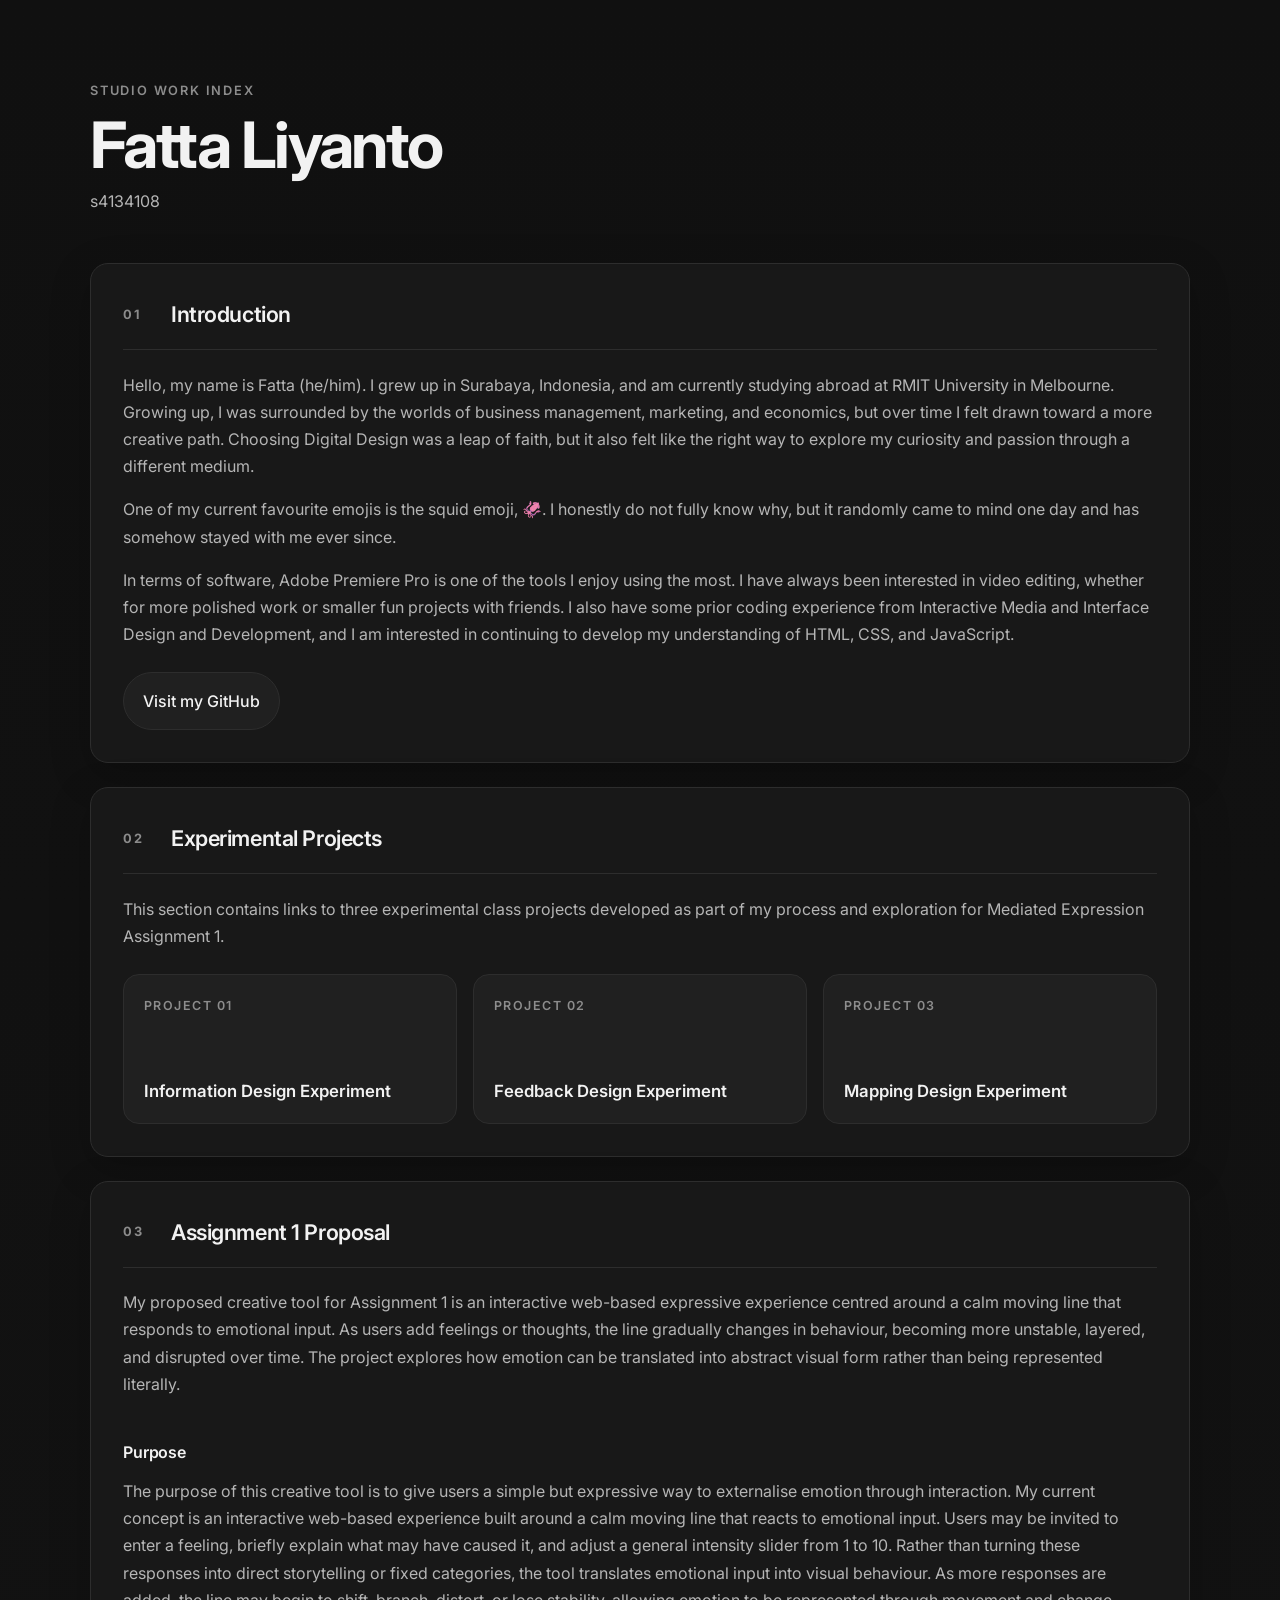
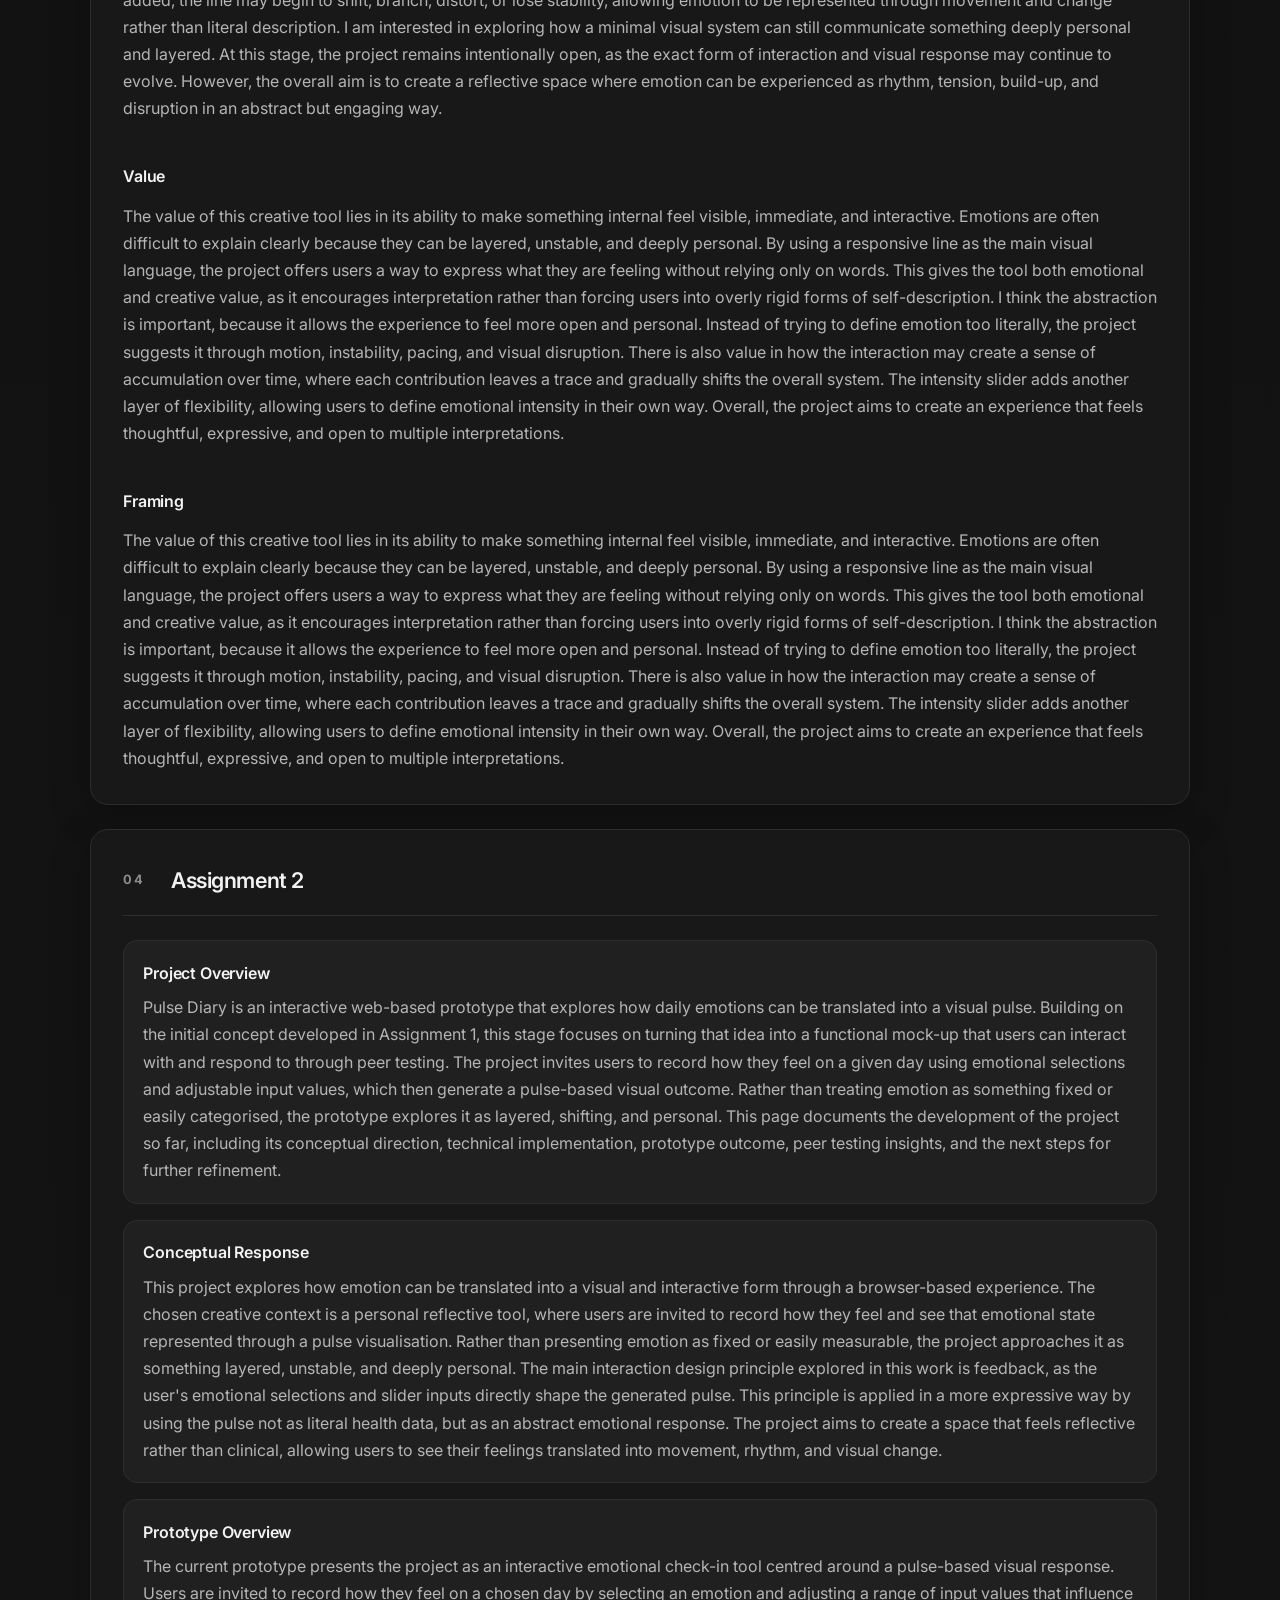
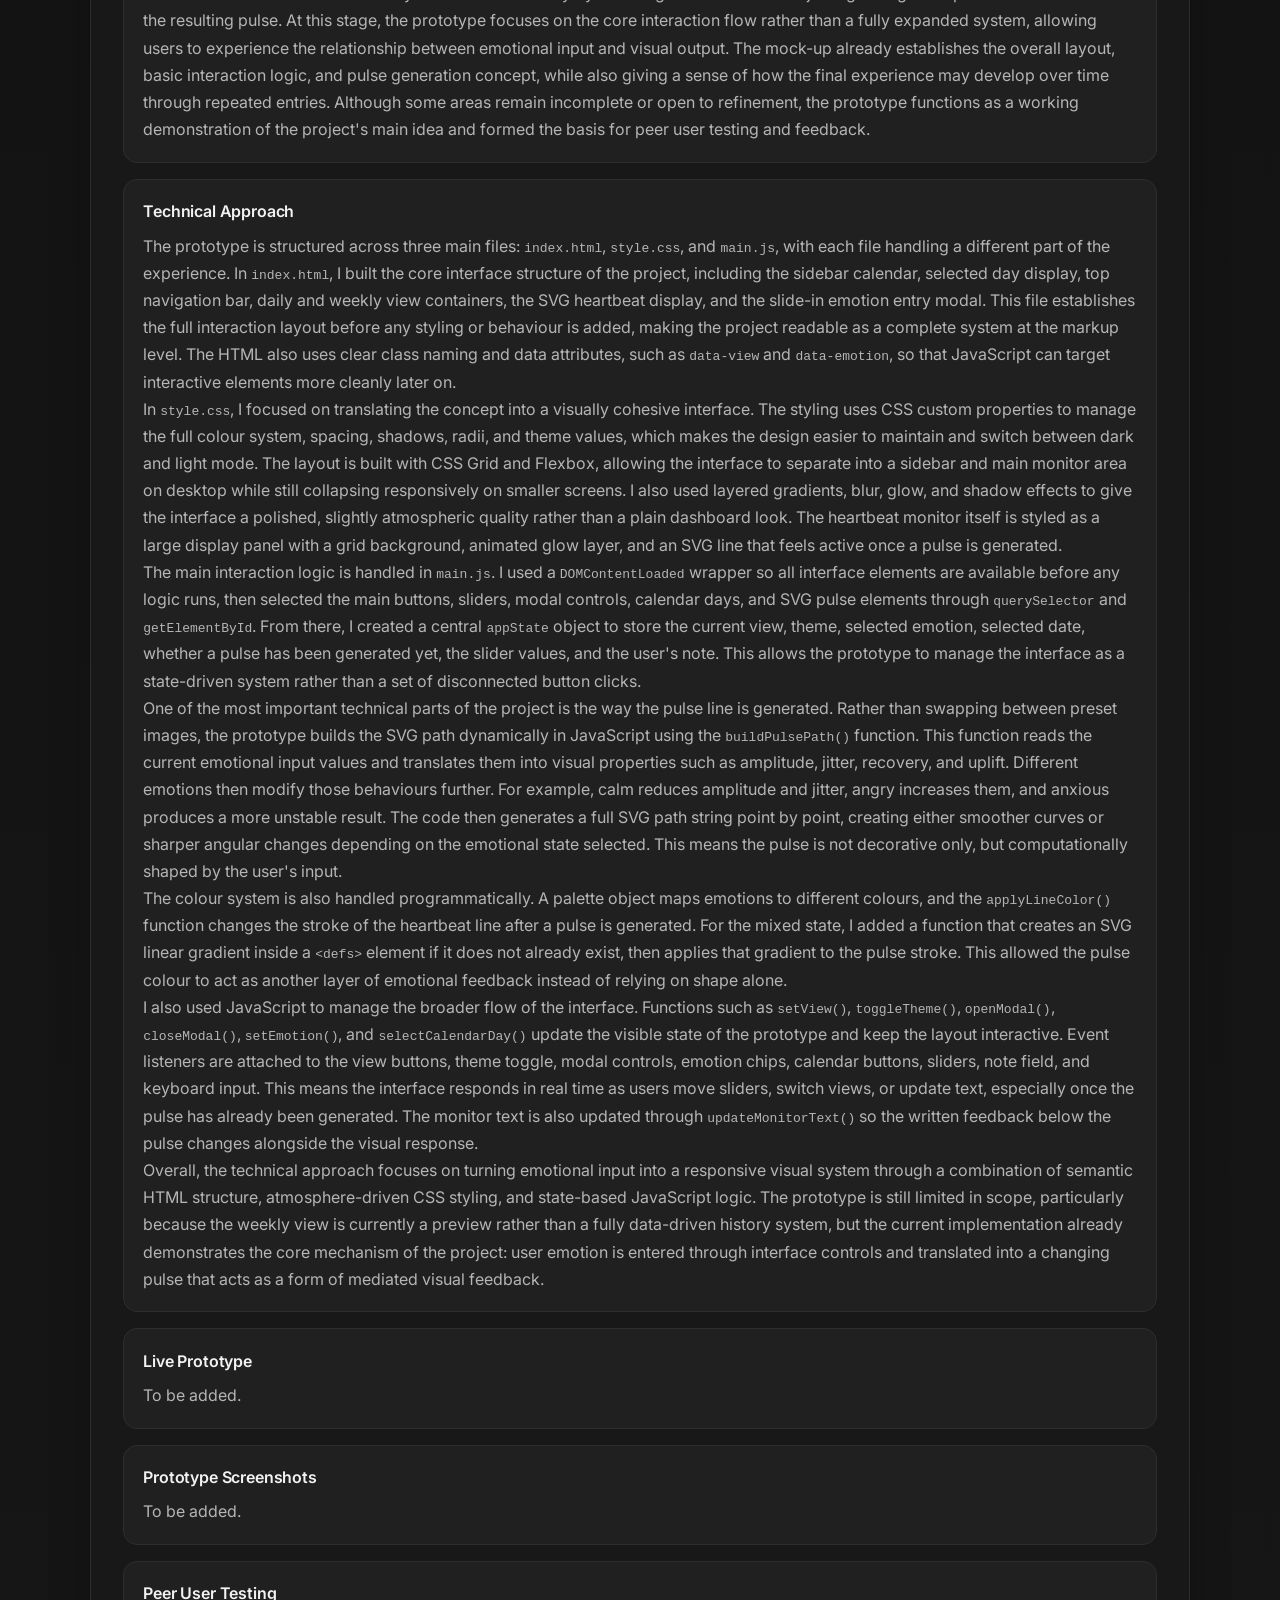
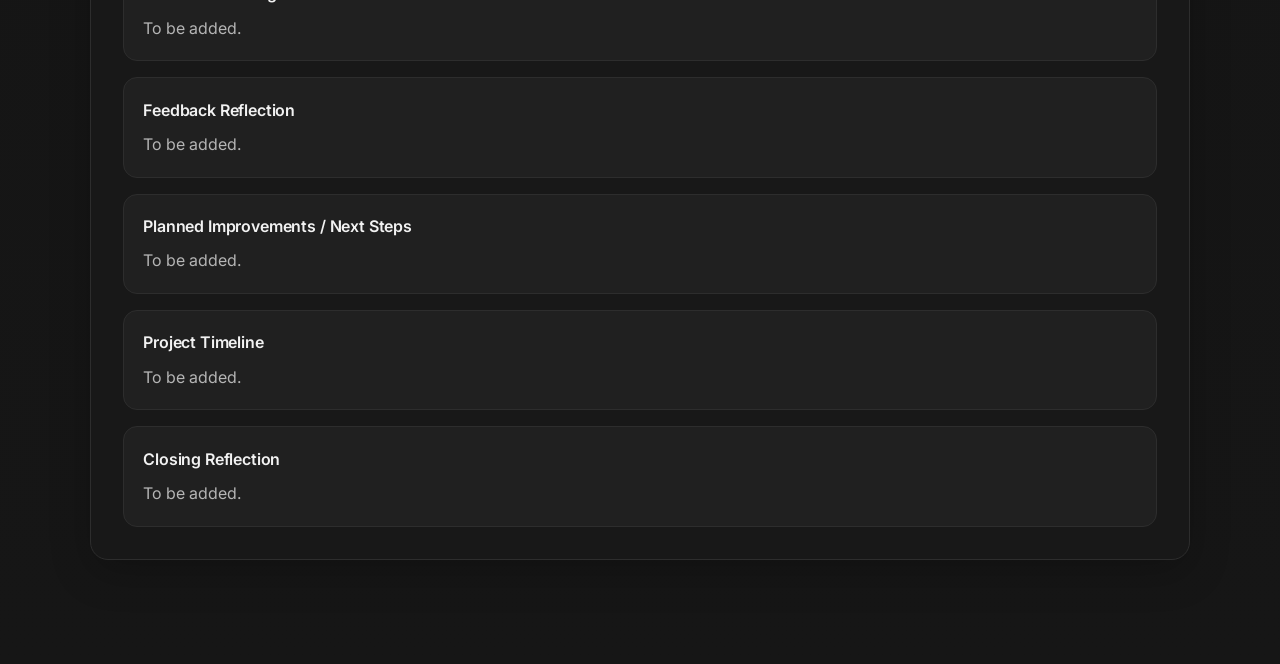
<file: index.html>
<!doctype html>
<html lang="en">
  <head>
    <meta charset="UTF-8" />
    <meta name="viewport" content="width=device-width, initial-scale=1.0" />
    <title>Studio Work Index</title>
    <link rel="stylesheet" href="reset.css" />
    <link rel="stylesheet" href="style.css" />
    <link
      rel="icon"
      type="image/png"
      sizes="32x32"
      href="asset/shy-32x32.png"
    />
  </head>
  <body>
    <main class="page-shell">
      <header class="page-header">
        <p class="page-kicker">Studio Work Index</p>
        <h1>Fatta Liyanto</h1>
        <p class="page-subtitle">s4134108</p>
      </header>

      <section class="content-box intro-section">
        <div class="section-heading">
          <p class="section-label">01</p>
          <h2>Introduction</h2>
        </div>

        <div class="section-content">
          <p>
            Hello, my name is Fatta (he/him). I grew up in Surabaya, Indonesia,
            and am currently studying abroad at RMIT University in Melbourne.
            Growing up, I was surrounded by the worlds of business management,
            marketing, and economics, but over time I felt drawn toward a more
            creative path. Choosing Digital Design was a leap of faith, but it
            also felt like the right way to explore my curiosity and passion
            through a different medium.
          </p>

          <p>
            One of my current favourite emojis is the squid emoji, 🦑. I
            honestly do not fully know why, but it randomly came to mind one day
            and has somehow stayed with me ever since.
          </p>

          <p>
            In terms of software, Adobe Premiere Pro is one of the tools I enjoy
            using the most. I have always been interested in video editing,
            whether for more polished work or smaller fun projects with friends.
            I also have some prior coding experience from Interactive Media and
            Interface Design and Development, and I am interested in continuing
            to develop my understanding of HTML, CSS, and JavaScript.
          </p>

          <p class="github-link">
            <a
              href="https://github.com/Fliyanto"
              target="_blank"
              rel="noopener noreferrer"
            >
              Visit my GitHub
            </a>
          </p>
        </div>
      </section>

      <section class="content-box experiments-section">
        <div class="section-heading">
          <p class="section-label">02</p>
          <h2>Experimental Projects</h2>
        </div>

        <div class="section-content">
          <p>
            This section contains links to three experimental class projects
            developed as part of my process and exploration for Mediated
            Expression Assignment 1.
          </p>

          <div class="project-links">
            <a
              href="https://f-liyanto.neocities.org/informationDesignExperiment/informationDesignExperiment/"
              class="project-card"
              target="_blank"
              rel="noopener noreferrer"
            >
              <span class="project-number">Project 01</span>
              <span class="project-title">Information Design Experiment</span>
            </a>

            <a
              href="https://f-liyanto.neocities.org/feedbackDesignExperiment/"
              class="project-card"
              target="_blank"
              rel="noopener noreferrer"
            >
              <span class="project-number">Project 02</span>
              <span class="project-title">Feedback Design Experiment</span>
            </a>

            <a
              href="https://f-liyanto.neocities.org/mappingDesignExperiment/"
              class="project-card"
              target="_blank"
              rel="noopener noreferrer"
            >
              <span class="project-number">Project 03</span>
              <span class="project-title">Mapping Design Experiment</span>
            </a>
          </div>
        </div>
      </section>

      <section class="content-box proposal-section">
        <div class="section-heading">
          <p class="section-label">03</p>
          <h2>Assignment 1 Proposal</h2>
        </div>

        <div class="section-content">
          <p>
            My proposed creative tool for Assignment 1 is an interactive
            web-based expressive experience centred around a calm moving line
            that responds to emotional input. As users add feelings or thoughts,
            the line gradually changes in behaviour, becoming more unstable,
            layered, and disrupted over time. The project explores how emotion
            can be translated into abstract visual form rather than being
            represented literally.
          </p>

          <h3>Purpose</h3>
          <p>
            The purpose of this creative tool is to give users a simple but
            expressive way to externalise emotion through interaction. My
            current concept is an interactive web-based experience built around
            a calm moving line that reacts to emotional input. Users may be
            invited to enter a feeling, briefly explain what may have caused it,
            and adjust a general intensity slider from 1 to 10. Rather than
            turning these responses into direct storytelling or fixed
            categories, the tool translates emotional input into visual
            behaviour. As more responses are added, the line may begin to shift,
            branch, distort, or lose stability, allowing emotion to be
            represented through movement and change rather than literal
            description. I am interested in exploring how a minimal visual
            system can still communicate something deeply personal and layered.
            At this stage, the project remains intentionally open, as the exact
            form of interaction and visual response may continue to evolve.
            However, the overall aim is to create a reflective space where
            emotion can be experienced as rhythm, tension, build-up, and
            disruption in an abstract but engaging way.
          </p>

          <h3>Value</h3>
          <p>
            The value of this creative tool lies in its ability to make
            something internal feel visible, immediate, and interactive.
            Emotions are often difficult to explain clearly because they can be
            layered, unstable, and deeply personal. By using a responsive line
            as the main visual language, the project offers users a way to
            express what they are feeling without relying only on words. This
            gives the tool both emotional and creative value, as it encourages
            interpretation rather than forcing users into overly rigid forms of
            self-description. I think the abstraction is important, because it
            allows the experience to feel more open and personal. Instead of
            trying to define emotion too literally, the project suggests it
            through motion, instability, pacing, and visual disruption. There is
            also value in how the interaction may create a sense of accumulation
            over time, where each contribution leaves a trace and gradually
            shifts the overall system. The intensity slider adds another layer
            of flexibility, allowing users to define emotional intensity in
            their own way. Overall, the project aims to create an experience
            that feels thoughtful, expressive, and open to multiple
            interpretations.
          </p>

          <h3>Framing</h3>
          <p>
            The value of this creative tool lies in its ability to make
            something internal feel visible, immediate, and interactive.
            Emotions are often difficult to explain clearly because they can be
            layered, unstable, and deeply personal. By using a responsive line
            as the main visual language, the project offers users a way to
            express what they are feeling without relying only on words. This
            gives the tool both emotional and creative value, as it encourages
            interpretation rather than forcing users into overly rigid forms of
            self-description. I think the abstraction is important, because it
            allows the experience to feel more open and personal. Instead of
            trying to define emotion too literally, the project suggests it
            through motion, instability, pacing, and visual disruption. There is
            also value in how the interaction may create a sense of accumulation
            over time, where each contribution leaves a trace and gradually
            shifts the overall system. The intensity slider adds another layer
            of flexibility, allowing users to define emotional intensity in
            their own way. Overall, the project aims to create an experience
            that feels thoughtful, expressive, and open to multiple
            interpretations.
          </p>
        </div>
      </section>

      <section class="content-box assignment-two-section">
        <div class="section-heading">
          <p class="section-label">04</p>
          <h2>Assignment 2</h2>
        </div>

        <div class="section-content">
          <section class="a2-block">
            <h3>Project Overview</h3>
            <p>
              Pulse Diary is an interactive web-based prototype that explores
              how daily emotions can be translated into a visual pulse. Building
              on the initial concept developed in Assignment 1, this stage
              focuses on turning that idea into a functional mock-up that users
              can interact with and respond to through peer testing. The project
              invites users to record how they feel on a given day using
              emotional selections and adjustable input values, which then
              generate a pulse-based visual outcome. Rather than treating
              emotion as something fixed or easily categorised, the prototype
              explores it as layered, shifting, and personal. This page
              documents the development of the project so far, including its
              conceptual direction, technical implementation, prototype outcome,
              peer testing insights, and the next steps for further refinement.
            </p>
          </section>

          <section class="a2-block">
            <h3>Conceptual Response</h3>
            <p>
              This project explores how emotion can be translated into a visual
              and interactive form through a browser-based experience. The
              chosen creative context is a personal reflective tool, where users
              are invited to record how they feel and see that emotional state
              represented through a pulse visualisation. Rather than presenting
              emotion as fixed or easily measurable, the project approaches it
              as something layered, unstable, and deeply personal. The main
              interaction design principle explored in this work is feedback, as
              the user's emotional selections and slider inputs directly shape
              the generated pulse. This principle is applied in a more
              expressive way by using the pulse not as literal health data, but
              as an abstract emotional response. The project aims to create a
              space that feels reflective rather than clinical, allowing users
              to see their feelings translated into movement, rhythm, and visual
              change.
            </p>
          </section>

          <section class="a2-block">
            <h3>Prototype Overview</h3>
            <p>
              The current prototype presents the project as an interactive
              emotional check-in tool centred around a pulse-based visual
              response. Users are invited to record how they feel on a chosen
              day by selecting an emotion and adjusting a range of input values
              that influence the resulting pulse. At this stage, the prototype
              focuses on the core interaction flow rather than a fully expanded
              system, allowing users to experience the relationship between
              emotional input and visual output. The mock-up already establishes
              the overall layout, basic interaction logic, and pulse generation
              concept, while also giving a sense of how the final experience may
              develop over time through repeated entries. Although some areas
              remain incomplete or open to refinement, the prototype functions
              as a working demonstration of the project's main idea and formed
              the basis for peer user testing and feedback.
            </p>
          </section>

          <section class="a2-block">
            <h3>Technical Approach</h3>
            <p>
              The prototype is structured across three main files:
              <code>index.html</code>, <code>style.css</code>, and
              <code>main.js</code>, with each file handling a different part of
              the experience. In <code>index.html</code>, I built the core
              interface structure of the project, including the sidebar
              calendar, selected day display, top navigation bar, daily and
              weekly view containers, the SVG heartbeat display, and the
              slide-in emotion entry modal. This file establishes the full
              interaction layout before any styling or behaviour is added,
              making the project readable as a complete system at the markup
              level. The HTML also uses clear class naming and data attributes,
              such as <code>data-view</code> and <code>data-emotion</code>, so
              that JavaScript can target interactive elements more cleanly later
              on.
            </p>

            <p>
              In <code>style.css</code>, I focused on translating the concept
              into a visually cohesive interface. The styling uses CSS custom
              properties to manage the full colour system, spacing, shadows,
              radii, and theme values, which makes the design easier to maintain
              and switch between dark and light mode. The layout is built with
              CSS Grid and Flexbox, allowing the interface to separate into a
              sidebar and main monitor area on desktop while still collapsing
              responsively on smaller screens. I also used layered gradients,
              blur, glow, and shadow effects to give the interface a polished,
              slightly atmospheric quality rather than a plain dashboard look.
              The heartbeat monitor itself is styled as a large display panel
              with a grid background, animated glow layer, and an SVG line that
              feels active once a pulse is generated.
            </p>

            <p>
              The main interaction logic is handled in <code>main.js</code>. I
              used a <code>DOMContentLoaded</code> wrapper so all interface
              elements are available before any logic runs, then selected the
              main buttons, sliders, modal controls, calendar days, and SVG
              pulse elements through <code>querySelector</code> and
              <code>getElementById</code>. From there, I created a central
              <code>appState</code> object to store the current view, theme,
              selected emotion, selected date, whether a pulse has been
              generated yet, the slider values, and the user's note. This allows
              the prototype to manage the interface as a state-driven system
              rather than a set of disconnected button clicks.
            </p>

            <p>
              One of the most important technical parts of the project is the
              way the pulse line is generated. Rather than swapping between
              preset images, the prototype builds the SVG path dynamically in
              JavaScript using the
              <code>buildPulsePath()</code> function. This function reads the
              current emotional input values and translates them into visual
              properties such as amplitude, jitter, recovery, and uplift.
              Different emotions then modify those behaviours further. For
              example, calm reduces amplitude and jitter, angry increases them,
              and anxious produces a more unstable result. The code then
              generates a full SVG path string point by point, creating either
              smoother curves or sharper angular changes depending on the
              emotional state selected. This means the pulse is not decorative
              only, but computationally shaped by the user's input.
            </p>

            <p>
              The colour system is also handled programmatically. A palette
              object maps emotions to different colours, and the
              <code>applyLineColor()</code> function changes the stroke of the
              heartbeat line after a pulse is generated. For the mixed state, I
              added a function that creates an SVG linear gradient inside a
              <code>&lt;defs&gt;</code> element if it does not already exist,
              then applies that gradient to the pulse stroke. This allowed the
              pulse colour to act as another layer of emotional feedback instead
              of relying on shape alone.
            </p>

            <p>
              I also used JavaScript to manage the broader flow of the
              interface. Functions such as <code>setView()</code>,
              <code>toggleTheme()</code>, <code>openModal()</code>,
              <code>closeModal()</code>, <code>setEmotion()</code>, and
              <code>selectCalendarDay()</code> update the visible state of the
              prototype and keep the layout interactive. Event listeners are
              attached to the view buttons, theme toggle, modal controls,
              emotion chips, calendar buttons, sliders, note field, and keyboard
              input. This means the interface responds in real time as users
              move sliders, switch views, or update text, especially once the
              pulse has already been generated. The monitor text is also updated
              through <code>updateMonitorText()</code> so the written feedback
              below the pulse changes alongside the visual response.
            </p>

            <p>
              Overall, the technical approach focuses on turning emotional input
              into a responsive visual system through a combination of semantic
              HTML structure, atmosphere-driven CSS styling, and state-based
              JavaScript logic. The prototype is still limited in scope,
              particularly because the weekly view is currently a preview rather
              than a fully data-driven history system, but the current
              implementation already demonstrates the core mechanism of the
              project: user emotion is entered through interface controls and
              translated into a changing pulse that acts as a form of mediated
              visual feedback.
            </p>
          </section>

          <section class="a2-block">
            <h3>Live Prototype</h3>
            <p>To be added.</p>
          </section>

          <section class="a2-block">
            <h3>Prototype Screenshots</h3>
            <p>To be added.</p>
          </section>

          <section class="a2-block">
            <h3>Peer User Testing</h3>
            <p>To be added.</p>
          </section>

          <section class="a2-block">
            <h3>Feedback Reflection</h3>
            <p>To be added.</p>
          </section>

          <section class="a2-block">
            <h3>Planned Improvements / Next Steps</h3>
            <p>To be added.</p>
          </section>

          <section class="a2-block">
            <h3>Project Timeline</h3>
            <p>To be added.</p>
          </section>

          <section class="a2-block">
            <h3>Closing Reflection</h3>
            <p>To be added.</p>
          </section>
        </div>
      </section>
    </main>
  </body>
</html>
</file>
<file: style.css>
@import url("https://fonts.googleapis.com/css2?family=Inter:wght@400;500;600;700&display=swap");

:root {
  --bg: #111111;
  --surface: #1a1a1a;
  --surface-2: #202020;
  --surface-3: #242424;
  --border: #2d2d2d;
  --text: #f2f2f2;
  --text-soft: #b5b5b5;
  --text-muted: #8c8c8c;
  --accent: #d8d8d8;
  --max-width: 1100px;
  --radius: 18px;
  --radius-soft: 14px;
  --shadow: 0 12px 40px rgba(0, 0, 0, 0.22);
}

html {
  scroll-behavior: smooth;
}

body {
  font-family: "Inter", sans-serif;
  background: linear-gradient(to bottom, #101010, #161616);
  color: var(--text);
  line-height: 1.7;
  min-height: 100vh;
}

a {
  color: inherit;
  text-decoration: none;
}

.page-shell {
  width: min(100% - 3rem, var(--max-width));
  margin: 0 auto;
  padding: 4.5rem 0 5rem;
}

.page-header {
  margin-bottom: 2rem;
  padding: 0.5rem 0 1rem;
}

.page-kicker {
  font-size: 0.8rem;
  font-weight: 600;
  letter-spacing: 0.14em;
  text-transform: uppercase;
  color: var(--text-muted);
  margin-bottom: 0.85rem;
}

.page-header h1 {
  font-size: clamp(2.2rem, 5vw, 4.4rem);
  font-weight: 700;
  letter-spacing: -0.04em;
  line-height: 0.95;
  margin-bottom: 0.75rem;
}

.page-subtitle {
  font-size: 1rem;
  color: var(--text-soft);
}

.content-box {
  background: rgba(26, 26, 26, 0.92);
  border: 1px solid var(--border);
  border-radius: var(--radius);
  box-shadow: var(--shadow);
  padding: 2rem;
  margin-bottom: 1.5rem;
  backdrop-filter: blur(6px);
}

.section-heading {
  display: flex;
  align-items: center;
  gap: 1rem;
  margin-bottom: 1.35rem;
  padding-bottom: 1rem;
  border-bottom: 1px solid var(--border);
}

.section-label {
  font-size: 0.8rem;
  font-weight: 700;
  color: var(--text-muted);
  letter-spacing: 0.12em;
  min-width: 2rem;
}

.section-heading h2 {
  font-size: 1.35rem;
  font-weight: 600;
  letter-spacing: -0.02em;
}

/* developer note: widened text area so paragraphs use more of the card space and do not leave that awkward empty side gap */
.section-content {
  width: 100%;
}

.section-content p {
  max-width: none;
  width: 100%;
  color: var(--text-soft);
  margin-bottom: 1rem;
}

.section-content p:last-child {
  margin-bottom: 0;
}

.section-content h3 {
  font-size: 1rem;
  font-weight: 600;
  color: var(--text);
  margin-top: 1.4rem;
  margin-bottom: 0.6rem;
  letter-spacing: -0.01em;
}

.github-link {
  margin-top: 1.5rem;
}

.github-link a {
  display: inline-flex;
  align-items: center;
  padding: 0.9rem 1.2rem;
  border: 1px solid var(--border);
  border-radius: 999px;
  background: var(--surface-2);
  color: var(--text);
  font-weight: 500;
  transition:
    transform 0.2s ease,
    border-color 0.2s ease,
    background 0.2s ease;
}

.github-link a:hover,
.github-link a:focus-visible {
  transform: translateY(-1px);
  border-color: #4a4a4a;
  background: #262626;
}

.project-links {
  display: grid;
  grid-template-columns: repeat(3, 1fr);
  gap: 1rem;
  margin-top: 1.5rem;
}

.project-card {
  display: flex;
  flex-direction: column;
  justify-content: space-between;
  min-height: 150px;
  padding: 1.25rem;
  background: var(--surface-2);
  border: 1px solid var(--border);
  border-radius: 16px;
  transition:
    transform 0.2s ease,
    border-color 0.2s ease,
    background 0.2s ease;
}

.project-card:hover,
.project-card:focus-visible {
  transform: translateY(-2px);
  border-color: #494949;
  background: #292929;
}

.project-number {
  font-size: 0.78rem;
  font-weight: 600;
  letter-spacing: 0.12em;
  text-transform: uppercase;
  color: var(--text-muted);
  margin-bottom: 1.2rem;
}

.project-title {
  font-size: 1.05rem;
  font-weight: 600;
  color: var(--text);
  line-height: 1.35;
}

.proposal-section .section-content {
  display: flex;
  flex-direction: column;
  gap: 0.15rem;
}

/* developer note: assignment 2 is longer and more documentation-heavy,
so these inner blocks help break the content into smaller readable chunks */
.assignment-two-section .section-content {
  display: flex;
  flex-direction: column;
  gap: 1rem;
}

.a2-block {
  background: var(--surface-2);
  border: 1px solid var(--border);
  border-radius: var(--radius-soft);
  padding: 1.15rem 1.2rem;
}

.a2-block:first-child {
  margin-top: 0.2rem;
}

.a2-block h3 {
  margin-top: 0;
  margin-bottom: 0.45rem;
  font-size: 1rem;
  font-weight: 600;
  color: var(--text);
}

.a2-block p {
  margin-bottom: 0;
  color: var(--text-soft);
}

.a2-block:hover {
  border-color: #3a3a3a;
  background: var(--surface-3);
  transition:
    border-color 0.2s ease,
    background 0.2s ease;
}

@media (max-width: 900px) {
  .project-links {
    grid-template-columns: 1fr;
  }
}

@media (max-width: 640px) {
  .page-shell {
    width: min(100% - 1.5rem, var(--max-width));
    padding: 2.5rem 0 3rem;
  }

  .content-box {
    padding: 1.35rem;
    border-radius: 14px;
  }

  .section-heading {
    align-items: flex-start;
    flex-direction: column;
    gap: 0.35rem;
  }

  .page-header h1 {
    line-height: 1;
  }

  .section-content h3 {
    margin-top: 1.1rem;
  }

  .a2-block {
    padding: 1rem;
  }
}
</file>
